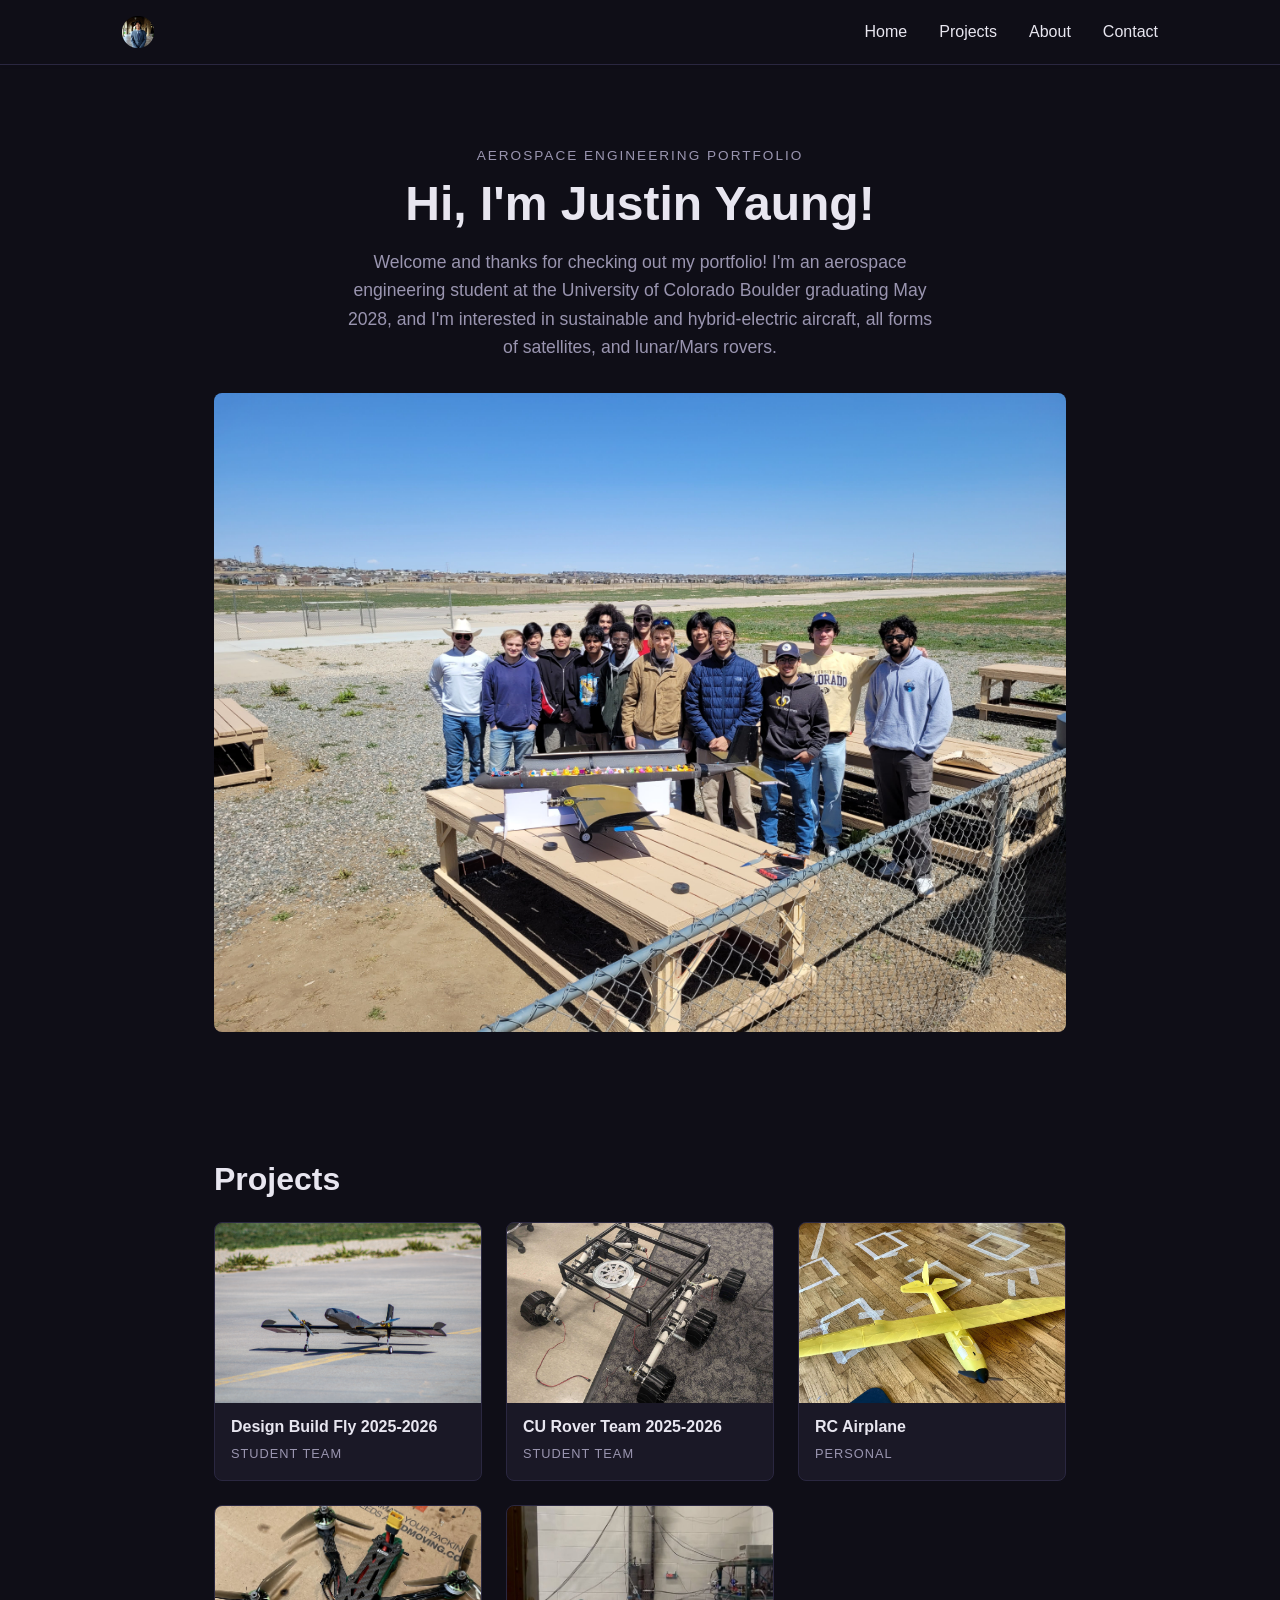
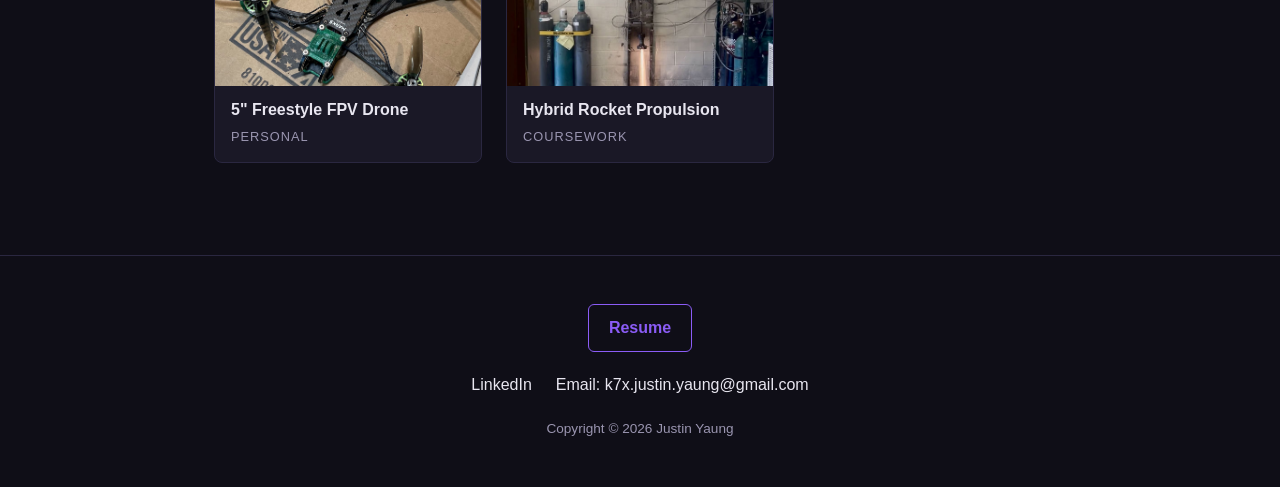
<file: index.html>
<!DOCTYPE html>
<html lang="en">
<head>
<meta charset="UTF-8">
<meta name="viewport" content="width=device-width, initial-scale=1.0">
<title>Justin Yaung — Engineering Portfolio</title>
<link rel="stylesheet" href="style.css">
</head>
<body>

<header class="navbar">
  <div class="nav-inner">
    <a href="#" class="logo"><img src="images/logo.png" alt="Justin Yaung logo"></a>
    <nav>
      <ul class="nav-links">
        <li><a href="#home">Home</a></li>
        <!-- <li><a href="#experience">Experience</a></li> -->
        <li><a href="#projects">Projects</a></li>
        <li><a href="#about">About</a></li>
        <li><a href="#contact">Contact</a></li>
      </ul>
    </nav>
  </div>
</header>

<main>
  <!-- HERO / SUMMARY -->
  <section id="home" class="hero">
    <p class="eyebrow"> Aerospace Engineering Portfolio</p>
    <h1>Hi, I'm Justin Yaung!</h1>
    <p class="summary">
      Welcome and thanks for checking out my portfolio! I'm an aerospace engineering student at the University of Colorado Boulder graduating May 2028, and I'm interested in 
      sustainable and hybrid-electric aircraft, all forms of satellites, and lunar/Mars rovers.
    </p>
    <img class="hero-img" src="images/teamphoto.jpg" alt="Journey timeline graphic">
  </section>


  <!-- STRENGTHS / WEAKNESSES
  <section class="traits">
    <div class="trait-card">
      <h3>Strengths</h3>
      <ul>
        <li>Passionate about hands-on design and fabrication.</li>
        <li>Strong CAD and simulation background.</li>
        <li>Enjoy leading and collaborating on team projects.</li>
      </ul>
    </div>
    <div class="trait-card">
      <h3>Weaknesses</h3>
      <ul>
        <li>Still addicted to the machine shop.</li>
        <li>Perfectionist when it comes to tolerances.</li>
        <li>Can never leave a project "good enough."</li>
      </ul>
    </div>
  </section>
  -->

  <!-- EXPERIENCE
  <section id="experience" class="experience">
    <h2>Experience</h2>

    <div class="logo-strip">
      <img src="https://placehold.co/80x80?text=Logo" alt="Company logo">
      <img src="https://placehold.co/80x80?text=Logo" alt="Company logo">
      <img src="https://placehold.co/80x80?text=Logo" alt="Company logo">
    </div>

    <div class="timeline">

      <div class="timeline-item">
        <div class="timeline-meta">
          <span class="date">Jun – Aug 2026</span>
          <span class="location">City, State</span>
        </div>
        <div class="timeline-content">
          <h3>Company Name — Job Title</h3>
          <p>One or two lines describing your role, responsibilities, and impact.</p>
          <img src="https://placehold.co/600x338?text=Project+Photo" alt="Experience photo">
          <a href="#" class="read-more">Read More →</a>
        </div>
      </div>

      <div class="timeline-item">
        <div class="timeline-meta">
          <span class="date">Jan – May 2026</span>
          <span class="location">City, State</span>
        </div>
        <div class="timeline-content">
          <h3>Company Name — Job Title</h3>
          <p>One or two lines describing your role, responsibilities, and impact.</p>
          <img src="https://placehold.co/600x338?text=Project+Photo" alt="Experience photo">
          <a href="#" class="read-more">Read More →</a>
        </div>
      </div>

      <div class="timeline-item">
        <div class="timeline-meta">
          <span class="date">Sep – Dec 2025</span>
          <span class="location">City, State</span>
        </div>
        <div class="timeline-content">
          <h3>Company Name — Job Title</h3>
          <p>One or two lines describing your role, responsibilities, and impact.</p>
          <img src="https://placehold.co/600x338?text=Project+Photo" alt="Experience photo">
          <a href="#" class="read-more">Read More →</a>
        </div>
      </div>

    </div>
  </section>
  -->


  <!-- PROJECTS -->
  <section id="projects" class="projects">
    <h2>Projects</h2>
    <div class="project-grid">

      <a href="projects/dbf2526.html" class="project-card">
        <img src="images/dbfhero.jpg" alt="Project thumbnail">
        <div class="project-info">
          <h4>Design Build Fly 2025-2026</h4>
          <span class="tag">Student Team</span>
        </div>
      </a>

      <a href="projects/rover2526.html" class="project-card">
        <img src="images/rover.jpg" alt="Project thumbnail">
        <div class="project-info">
          <h4>CU Rover Team 2025-2026</h4>
          <span class="tag">Student Team</span>
        </div>
      </a>

      <a href="projects/gowolf.html" class="project-card">
        <img src="images/gowolf_full_plane.jpg" alt="Project thumbnail">
        <div class="project-info">
          <h4>RC Airplane</h4>
          <span class="tag">Personal</span>
        </div>
      </a>

      <a href="projects/drone.html" class="project-card">
        <img src="images/dronefull.jpg" alt="Project thumbnail">
        <div class="project-info">
          <h4>5" Freestyle FPV Drone</h4>
          <span class="tag">Personal</span>
        </div>
      </a>

      <a href="projects/hybridrocket.html" class="project-card">
        <img src="images/hotfire.jpg" alt="Project thumbnail">
        <div class="project-info">
          <h4>Hybrid Rocket Propulsion</h4>
          <span class="tag">Coursework</span>
        </div>
      </a>

    </div>
  </section>


<!-- CONTACT / FOOTER -->
<footer id="contact" class="footer">
  <a href="resume.pdf" class="btn-outline" target="_blank">Resume</a>
  <div class="footer-links">
    <a href="https://linkedin.com/in/justin-yaung" target="_blank">LinkedIn</a>
    <a href="mailto:k7x.justin.yaung@gmail.com">Email: k7x.justin.yaung@gmail.com</a>
  </div>
  <p class="copyright">Copyright © 2026 Justin Yaung</p>
</footer>

</body>
</html>
</file>
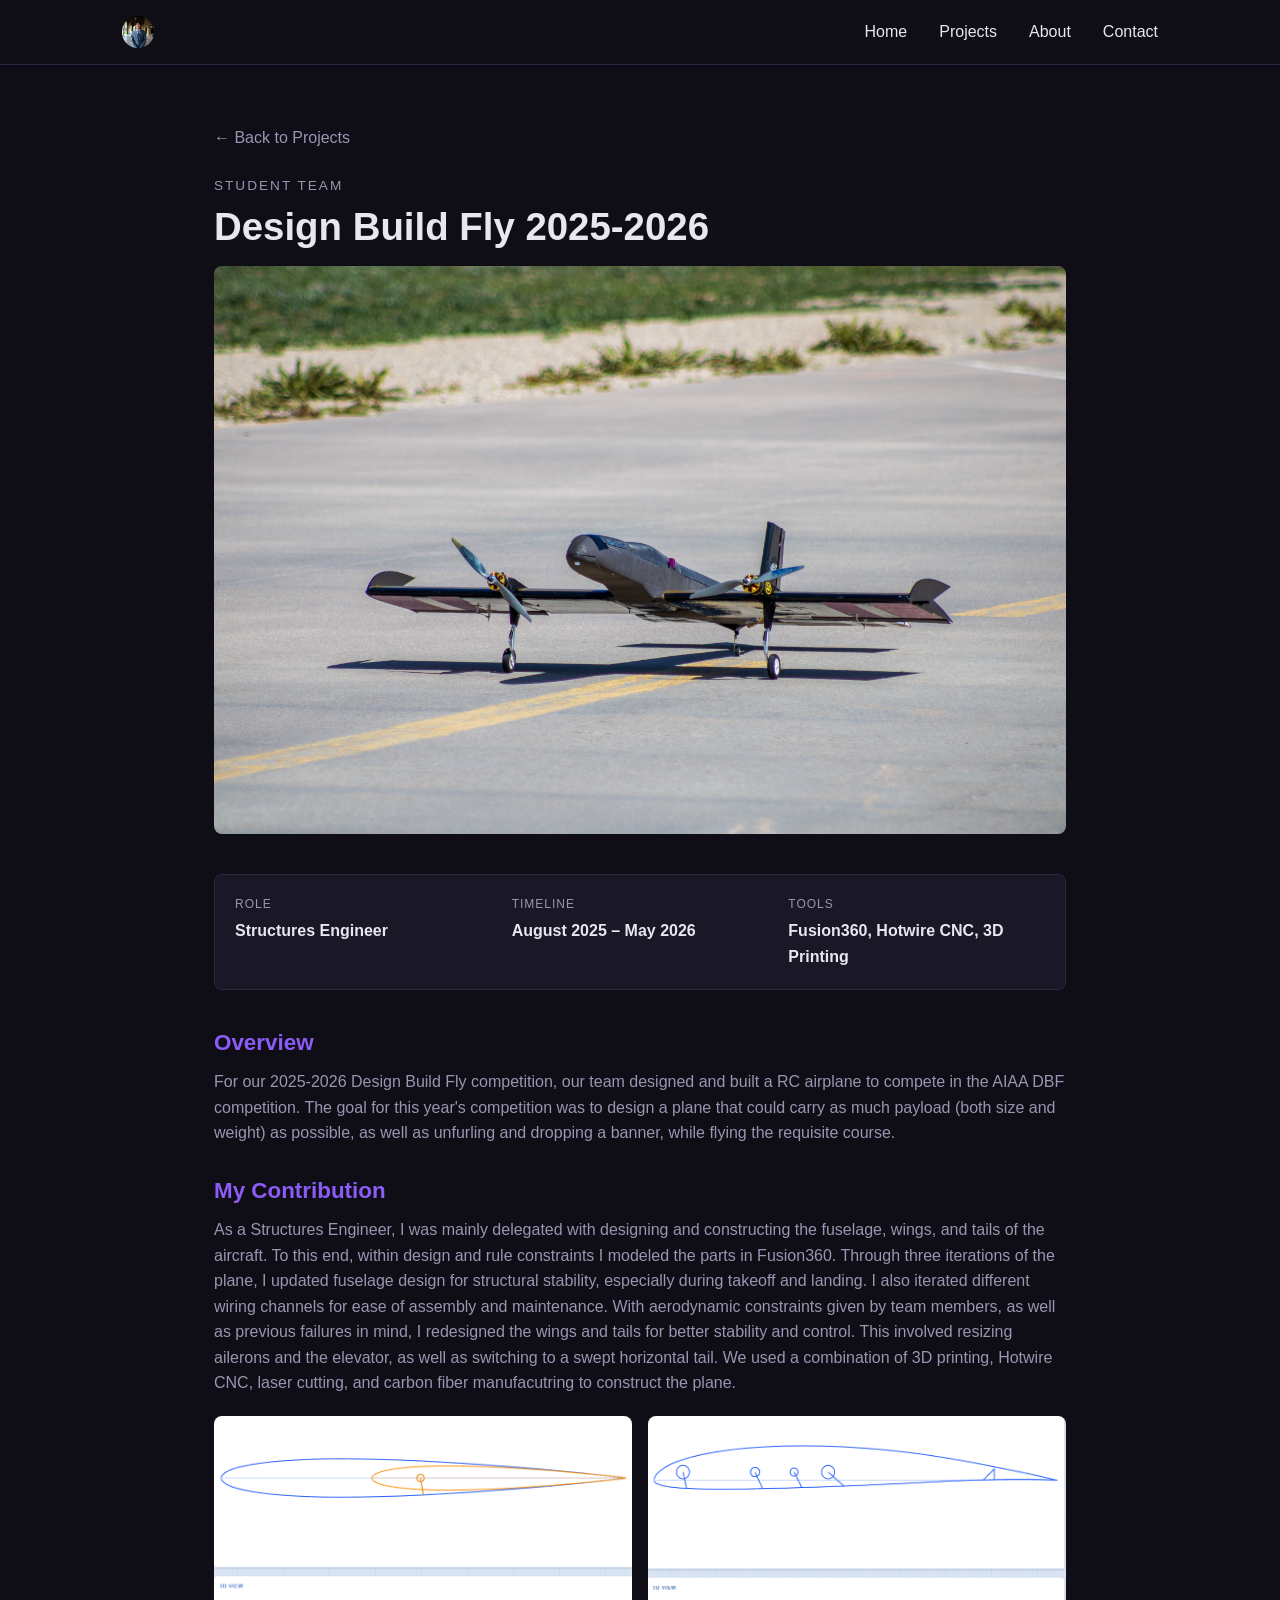
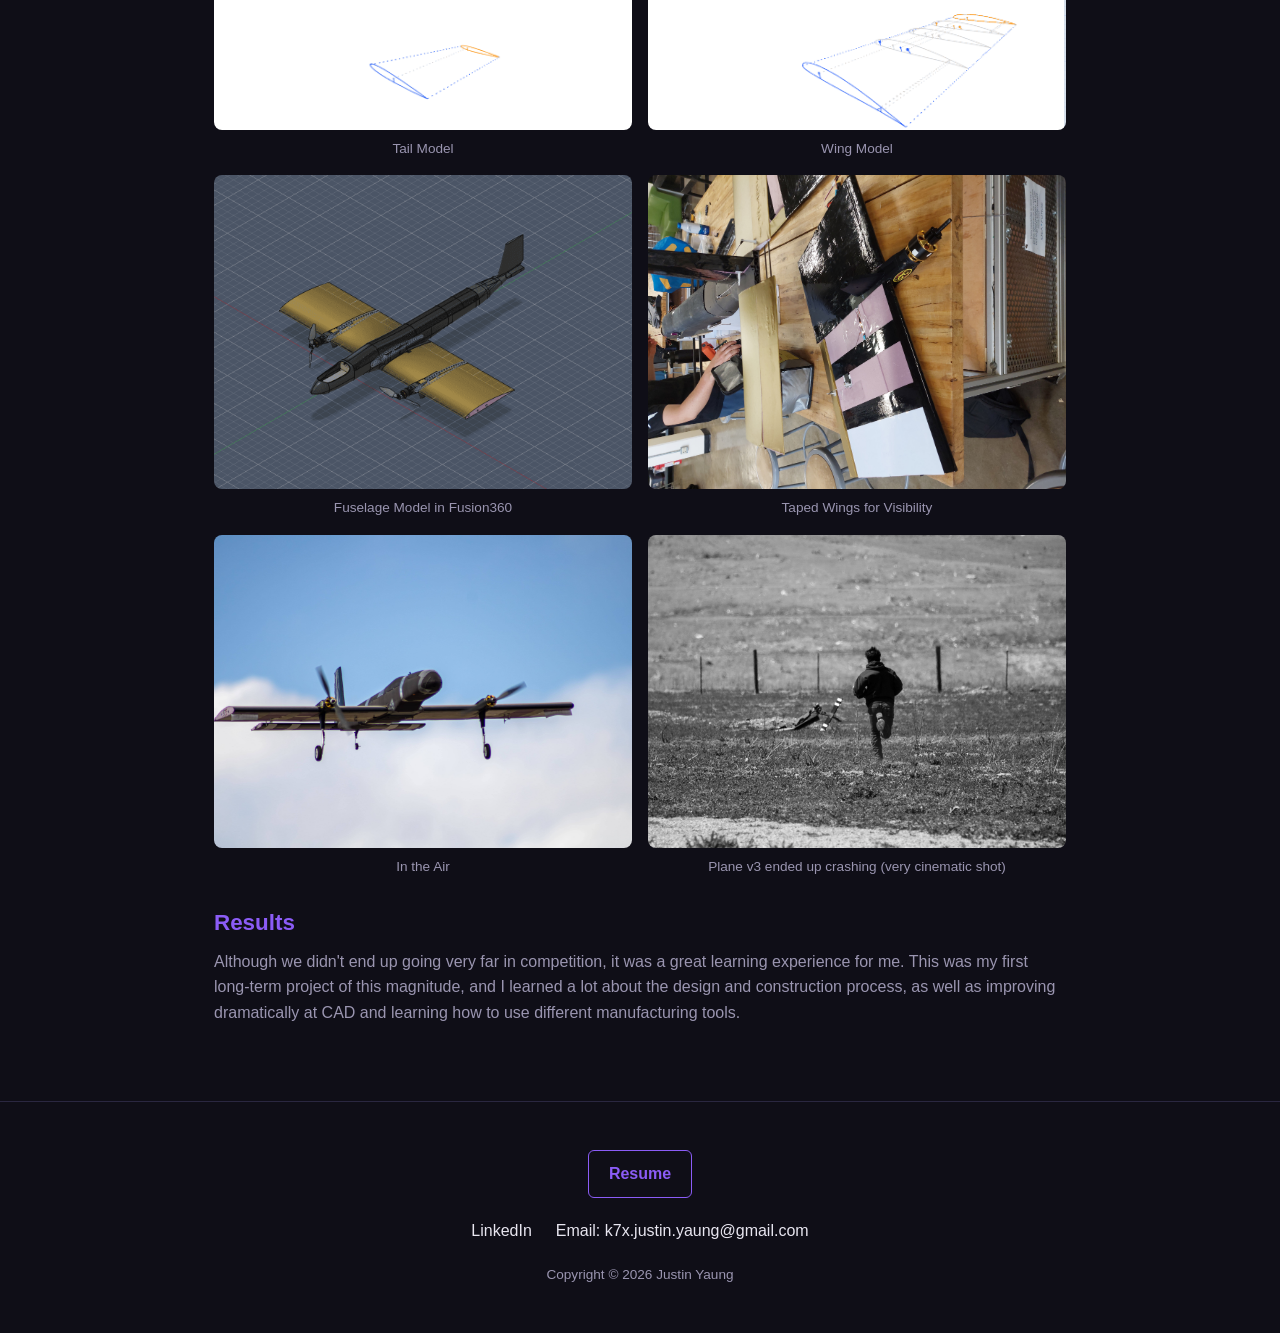
<file: projects/dbf2526.html>
<!DOCTYPE html>
<html lang="en">
<head>
<meta charset="UTF-8">
<meta name="viewport" content="width=device-width, initial-scale=1.0">
<title>Project Title — Justin Yaung</title>
<link rel="stylesheet" href="../style.css">
</head>
<body>

<header class="navbar">
  <div class="nav-inner">
    <a href="../index.html" class="logo"><img src="../images/logo.png" alt="Justin Yaung logo"></a>
    <nav>
      <ul class="nav-links">
        <li><a href="../index.html#home">Home</a></li>
        <li><a href="../index.html#projects">Projects</a></li>
        <li><a href="../index.html#about">About</a></li>
        <li><a href="../index.html#contact">Contact</a></li>
      </ul>
    </nav>
  </div>
</header>

<main>
  <section class="project-detail">
    <a href="../index.html#projects" class="back-link">← Back to Projects</a>

    <p class="eyebrow">Student Team</p>
    <h1>Design Build Fly 2025-2026</h1>

    <img class="project-hero-img" src="../images/dbfhero.jpg" alt="Project hero image">

    <div class="project-meta-row">
      <div>
        <span class="meta-label">Role</span>
        <p>Structures Engineer</p>
      </div>
      <div>
        <span class="meta-label">Timeline</span>
        <p>August 2025 – May 2026</p>
      </div>
      <div>
        <span class="meta-label">Tools</span>
        <p>Fusion360, Hotwire CNC, 3D Printing</p>
      </div>
    </div>

    <div class="project-body">
      <h2>Overview</h2>
      <p>
        For our 2025-2026 Design Build Fly competition, our team designed and built a RC airplane to compete in the AIAA DBF competition.
        The goal for this year's competition was to design a plane that could carry as much payload (both size and weight) as possible, as well as unfurling and dropping a banner,
        while flying the requisite course.
      </p>

      <h2>My Contribution</h2>
      <p>
        As a Structures Engineer, I was mainly delegated with designing and constructing the fuselage, wings, and tails of the aircraft. To this end, within design and rule constraints
        I modeled the parts in Fusion360. Through three iterations of the plane, I updated fuselage design for structural stability, especially during takeoff and landing. I also 
        iterated different wiring channels for ease of assembly and maintenance. With aerodynamic constraints given by team members, as well as previous failures in mind, I redesigned
        the wings and tails for better stability and control. This involved resizing ailerons and the elevator, as well as switching to a swept horizontal tail. We used a combination of
        3D printing, Hotwire CNC, laser cutting, and carbon fiber manufacutring to construct the plane. 
      </p>

      <div class="project-gallery">
        <figure>
          <img src="../images/tailmodel.png" alt="Project photo 1">
          <figcaption> Tail Model </figcaption>
        </figure>
        <figure>
          <img src="../images/wingmodel.png" alt="Project photo 2">
          <figcaption> Wing Model </figcaption>
        </figure>
        <figure>
          <img src="../images/dbf_full_assembly.png" alt="Project photo 3">
          <figcaption> Fuselage Model in Fusion360</figcaption>
        </figure>
        <figure>
          <img src="../images/tapedwings.jpg" alt="Project photo 3">
          <figcaption> Taped Wings for Visibility </figcaption>
        </figure>
        <figure>
          <img src="../images/intheair.jpg" alt="Project photo 3">
          <figcaption> In the Air</figcaption>
        </figure>
        <figure>
          <img src="../images/crashedplane.jpg" alt="Project photo 3">
          <figcaption> Plane v3 ended up crashing (very cinematic shot) </figcaption>
        </figure>

      </div>

      <h2>Results</h2>
      <p>
        Although we didn't end up going very far in competition, it was a great learning experience for me. This was my first long-term project of this magnitude, and I learned
        a lot about the design and construction process, as well as improving dramatically at CAD and learning how to use different manufacturing tools.
      </p>
    </div>
  </section>
</main>

<footer id="contact" class="footer">
  <a href="../resume.pdf" class="btn-outline" target="_blank">Resume</a>
  <div class="footer-links">
    <a href="https://linkedin.com/in/justin-yaung" target="_blank">LinkedIn</a>
    <a href="mailto:k7x.justin.yaung@gmail.com">Email: k7x.justin.yaung@gmail.com</a>
  </div>
  <p class="copyright">Copyright © 2026 Justin Yaung</p>
</footer>

</body>
</html>
</file>
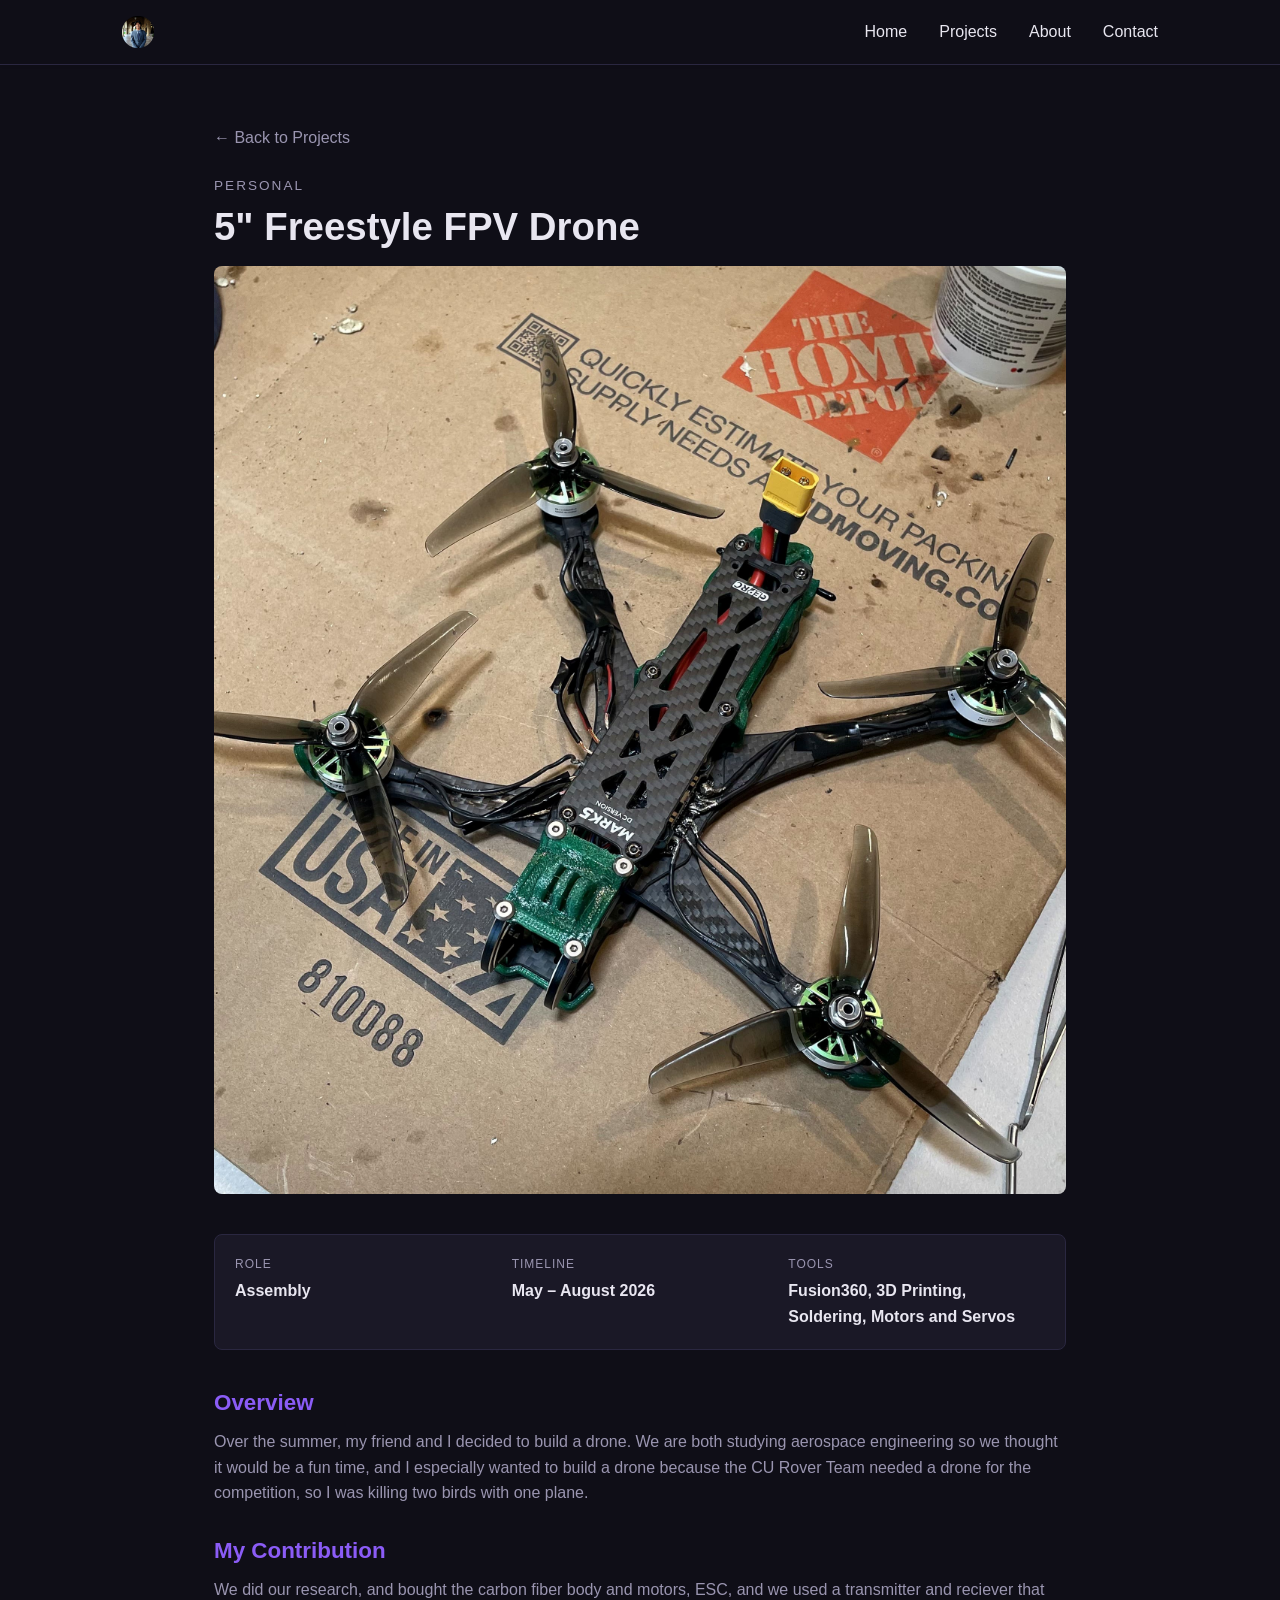
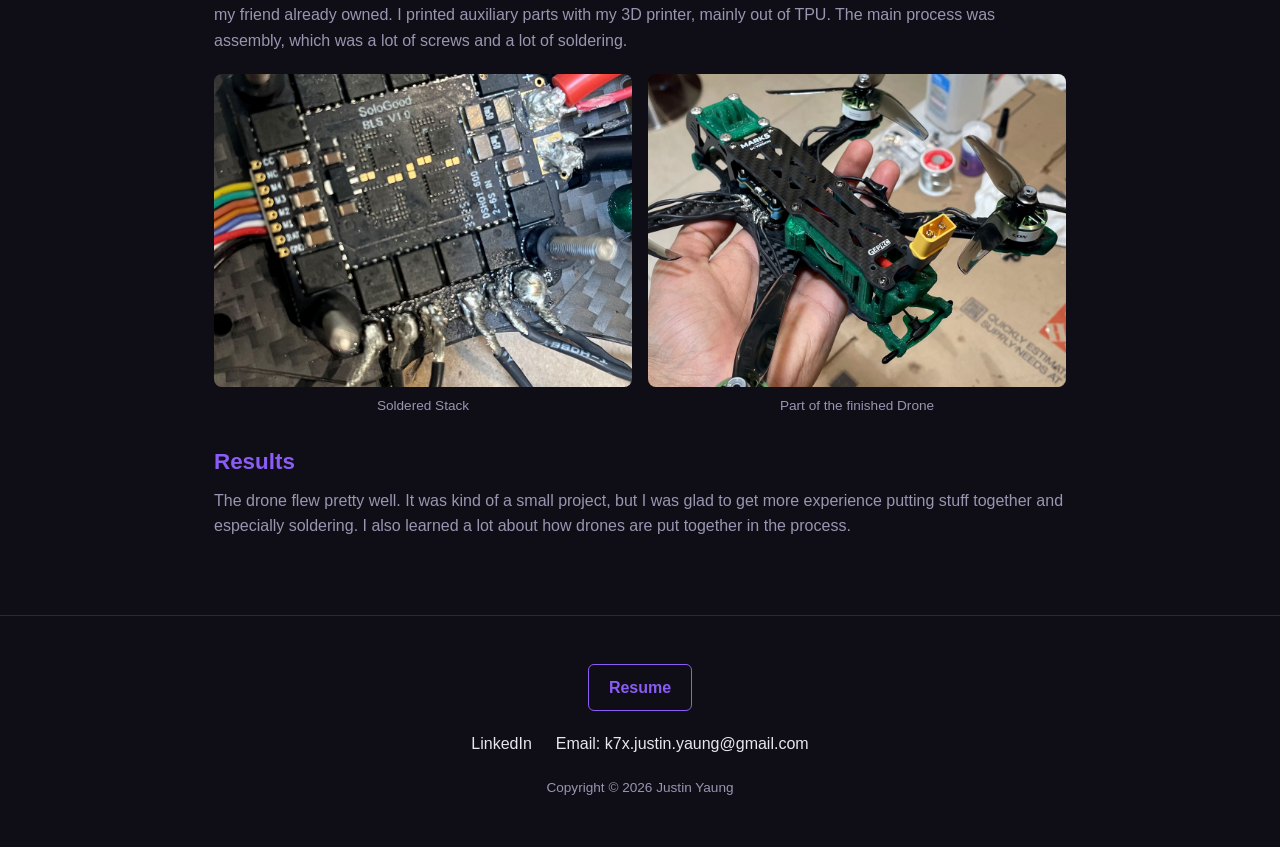
<file: projects/drone.html>
<!DOCTYPE html>
<html lang="en">
<head>
<meta charset="UTF-8">
<meta name="viewport" content="width=device-width, initial-scale=1.0">
<title>Project Title — Justin Yaung</title>
<link rel="stylesheet" href="../style.css">
</head>
<body>

<header class="navbar">
  <div class="nav-inner">
    <a href="../index.html" class="logo"><img src="../images/logo.png" alt="Justin Yaung logo"></a>
    <nav>
      <ul class="nav-links">
        <li><a href="../index.html#home">Home</a></li>
        <li><a href="../index.html#projects">Projects</a></li>
        <li><a href="../index.html#about">About</a></li>
        <li><a href="../index.html#contact">Contact</a></li>
      </ul>
    </nav>
  </div>
</header>

<main>
  <section class="project-detail">
    <a href="../index.html#projects" class="back-link">← Back to Projects</a>

    <p class="eyebrow">Personal</p>
    <h1>5" Freestyle FPV Drone</h1>

    <img class="project-hero-img" src="../images/dronefull.jpg" alt="Project hero image">

    <div class="project-meta-row">
      <div>
        <span class="meta-label">Role</span>
        <p>Assembly</p>
      </div>
      <div>
        <span class="meta-label">Timeline</span>
        <p>May – August 2026</p>
      </div>
      <div>
        <span class="meta-label">Tools</span>
        <p>Fusion360, 3D Printing, Soldering, Motors and Servos</p>
      </div>
    </div>

    <div class="project-body">
      <h2>Overview</h2>
      <p>
        Over the summer, my friend and I decided to build a drone. We are both studying aerospace engineering so we thought it would be a fun time, and I especially wanted
        to build a drone because the CU Rover Team needed a drone for the competition, so I was killing two birds with one plane. 
      </p>

      <h2>My Contribution</h2>
      <p>
        We did our research, and bought the carbon fiber body and motors, ESC, and we used a transmitter and reciever that my friend already owned.
        I printed auxiliary parts with my 3D printer, mainly out of TPU. The main process was assembly, which was a lot of screws and a lot of soldering.
      </p>

      <div class="project-gallery">
        <figure>
          <img src="../images/dronestack.jpg" alt="Project photo 1">
          <figcaption> Soldered Stack </figcaption>
        </figure>
        <figure>
          <img src="../images/dronesome.jpg" alt="Project photo 2">
          <figcaption> Part of the finished Drone </figcaption>
        </figure>
      </div>

      <h2>Results</h2>
      <p>
        The drone flew pretty well. It was kind of a small project, but I was glad to get more experience putting stuff together and especially soldering. I also 
        learned a lot about how drones are put together in the process. 
      </p>
    </div>
  </section>
</main>

<footer id="contact" class="footer">
  <a href="../resume.pdf" class="btn-outline" target="_blank">Resume</a>
  <div class="footer-links">
    <a href="https://linkedin.com/in/justin-yaung" target="_blank">LinkedIn</a>
    <a href="mailto:k7x.justin.yaung@gmail.com">Email: k7x.justin.yaung@gmail.com</a>
  </div>
  <p class="copyright">Copyright © 2026 Justin Yaung</p>
</footer>

</body>
</html>
</file>
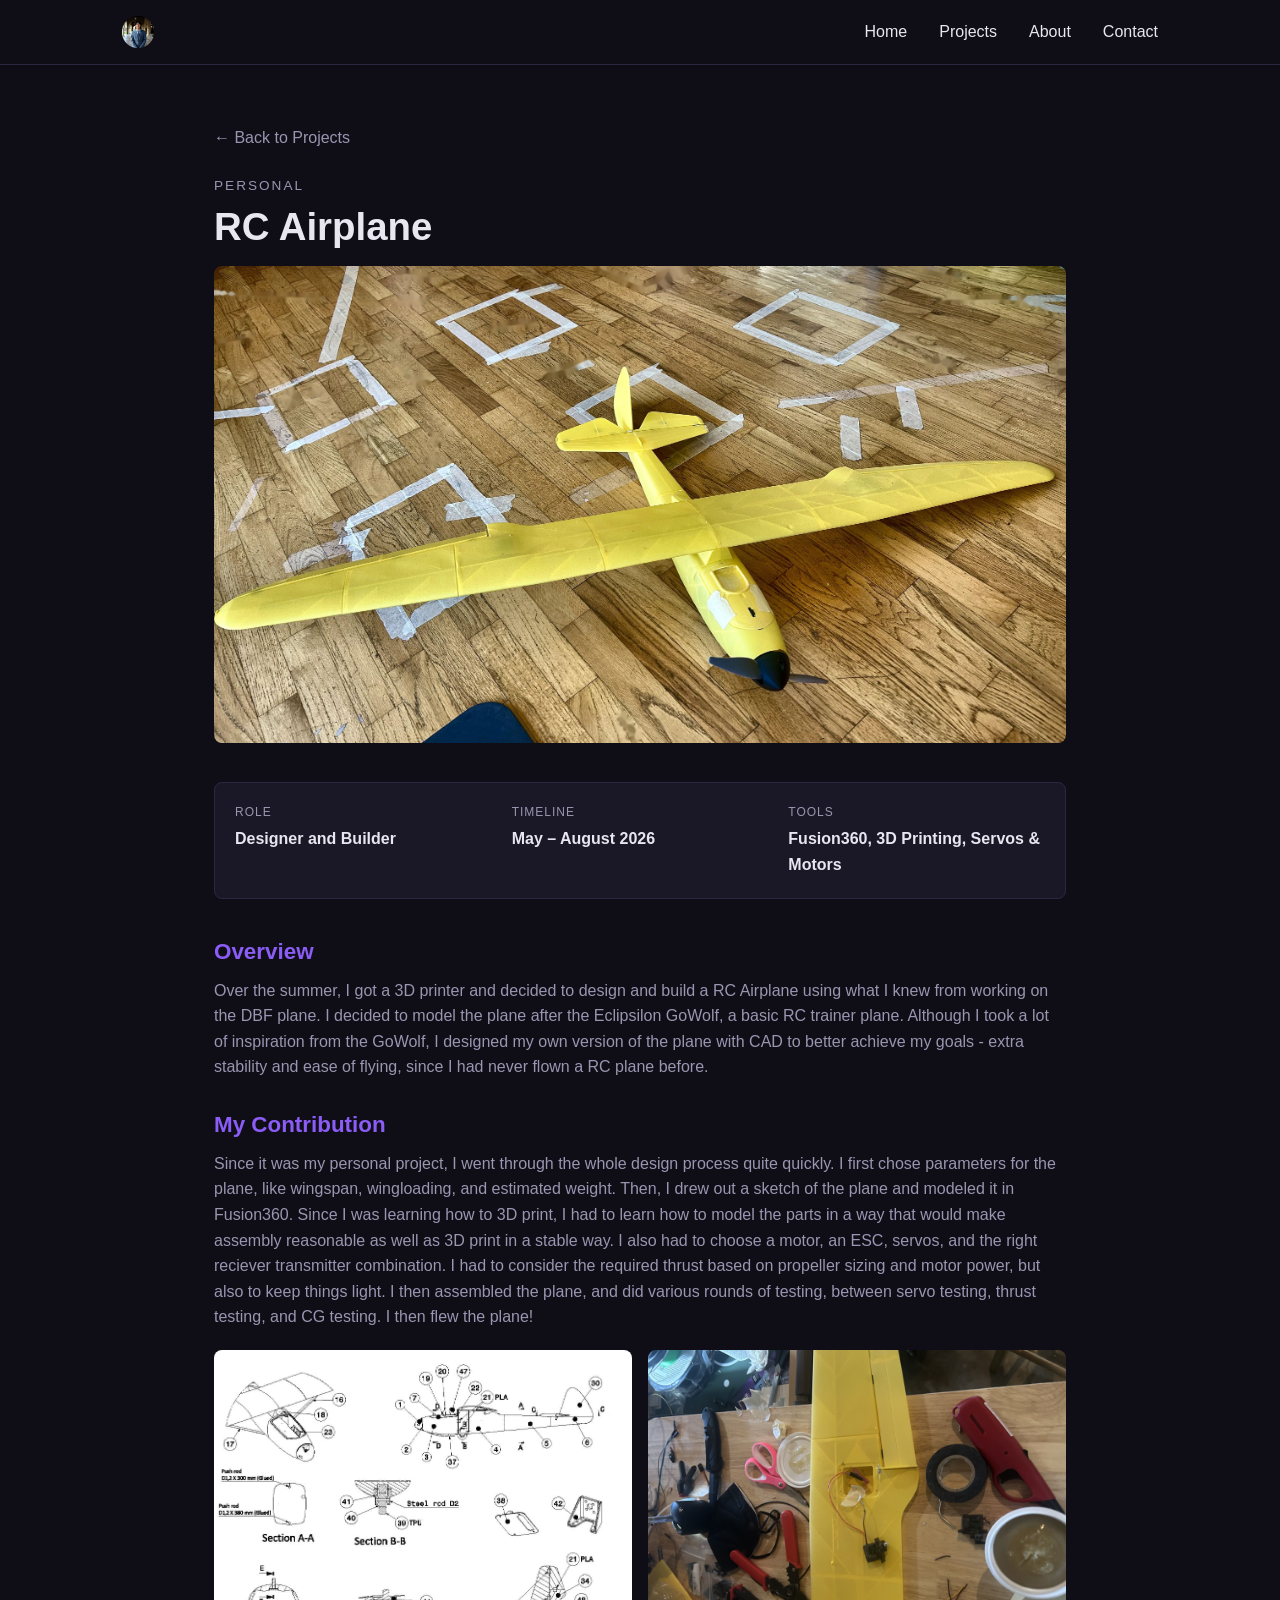
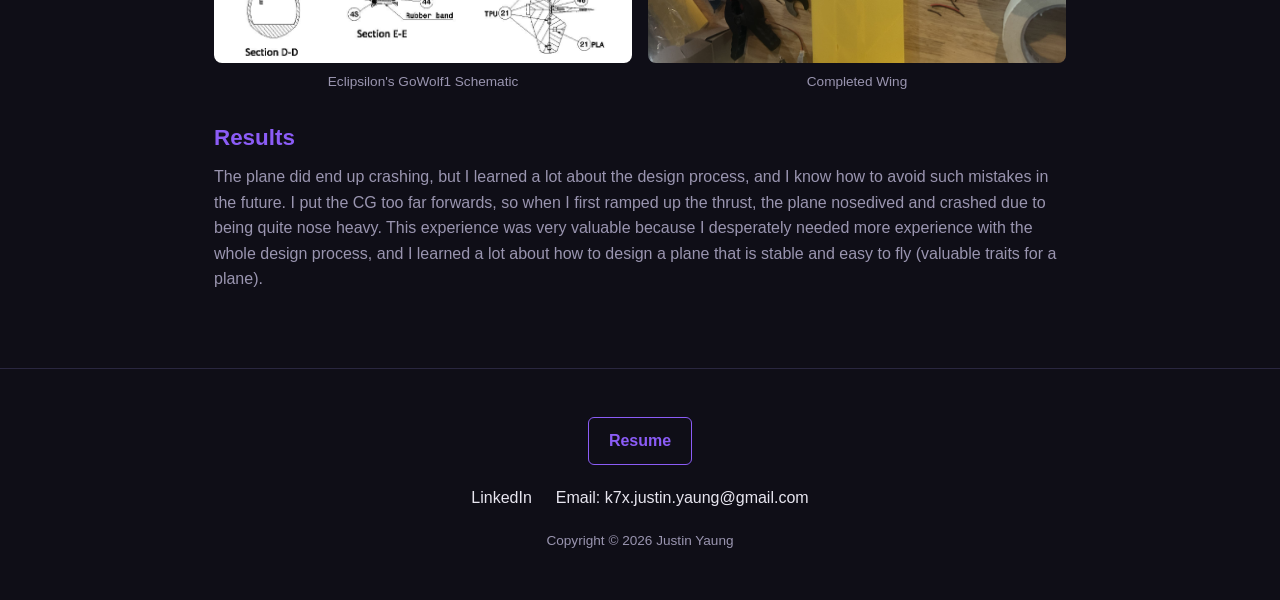
<file: projects/gowolf.html>
<!DOCTYPE html>
<html lang="en">
<head>
<meta charset="UTF-8">
<meta name="viewport" content="width=device-width, initial-scale=1.0">
<title>Project Title — Justin Yaung</title>
<link rel="stylesheet" href="../style.css">
</head>
<body>

<header class="navbar">
  <div class="nav-inner">
    <a href="../index.html" class="logo"><img src="../images/logo.png" alt="Justin Yaung logo"></a>
    <nav>
      <ul class="nav-links">
        <li><a href="../index.html#home">Home</a></li>
        <li><a href="../index.html#projects">Projects</a></li>
        <li><a href="../index.html#about">About</a></li>
        <li><a href="../index.html#contact">Contact</a></li>
      </ul>
    </nav>
  </div>
</header>

<main>
  <section class="project-detail">
    <a href="../index.html#projects" class="back-link">← Back to Projects</a>

    <p class="eyebrow">Personal</p>
    <h1>RC Airplane</h1>

    <img class="project-hero-img" src="../images/gowolf_full_plane.jpg" alt="Project hero image">

    <div class="project-meta-row">
      <div>
        <span class="meta-label">Role</span>
        <p>Designer and Builder</p>
      </div>
      <div> 
        <span class="meta-label">Timeline</span>
        <p>May – August 2026</p>
      </div>
      <div>
        <span class="meta-label">Tools</span>
        <p>Fusion360, 3D Printing, Servos & Motors</p>
      </div>
    </div>

    <div class="project-body">
      <h2>Overview</h2>
      <p>
        Over the summer, I got a 3D printer and decided to design and build a RC Airplane using what I knew from working on the DBF plane. I decided to model the plane
        after the Eclipsilon GoWolf, a basic RC trainer plane. Although I took a lot of inspiration from the GoWolf, I designed my own version of the plane
        with CAD to better achieve my goals - extra stability and ease of flying, since I had never flown a RC plane before.
      </p>

      <h2>My Contribution</h2>
      <p>
        Since it was my personal project, I went through the whole design process quite quickly. I first chose parameters for the plane, like wingspan, wingloading, and estimated weight.
        Then, I drew out a sketch of the plane and modeled it in Fusion360. Since I was learning how to 3D print, I had to learn how to model the parts in a way that would 
        make assembly reasonable as well as 3D print in a stable way. I also had to choose a motor, an ESC, servos, and the right reciever transmitter combination. I had to consider
        the required thrust based on propeller sizing and motor power, but also to keep things light. I then assembled the plane, and did various rounds of testing, between servo testing,
        thrust testing, and CG testing. I then flew the plane! 
      </p>

      <div class="project-gallery">
        <figure>
          <img src="../images/gowolf_model.png" alt="Project photo 1">
          <figcaption> Eclipsilon's GoWolf1 Schematic </figcaption>
        </figure>
        <figure>
          <img src="../images/gowolf_wing.jpeg" alt="Project photo 2">
          <figcaption> Completed Wing </figcaption>
        </figure>
      </div>

      <h2>Results</h2>
      <p>
        The plane did end up crashing, but I learned a lot about the design process, and I know how to avoid such mistakes in the future. I put the CG too far forwards, so when I first
        ramped up the thrust, the plane nosedived and crashed due to being quite nose heavy. This experience was very valuable because I desperately needed more experience with
        the whole design process, and I learned a lot about how to design a plane that is stable and easy to fly (valuable traits for a plane). 
      </p>
    </div>
  </section>
</main>

<footer id="contact" class="footer">
  <a href="../resume.pdf" class="btn-outline" target="_blank">Resume</a>
  <div class="footer-links">
    <a href="https://linkedin.com/in/justin-yaung" target="_blank">LinkedIn</a>
    <a href="mailto:k7x.justin.yaung@gmail.com">Email: k7x.justin.yaung@gmail.com</a>
  </div>
  <p class="copyright">Copyright © 2026 Justin Yaung</p>
</footer>

</body>
</html>
</file>
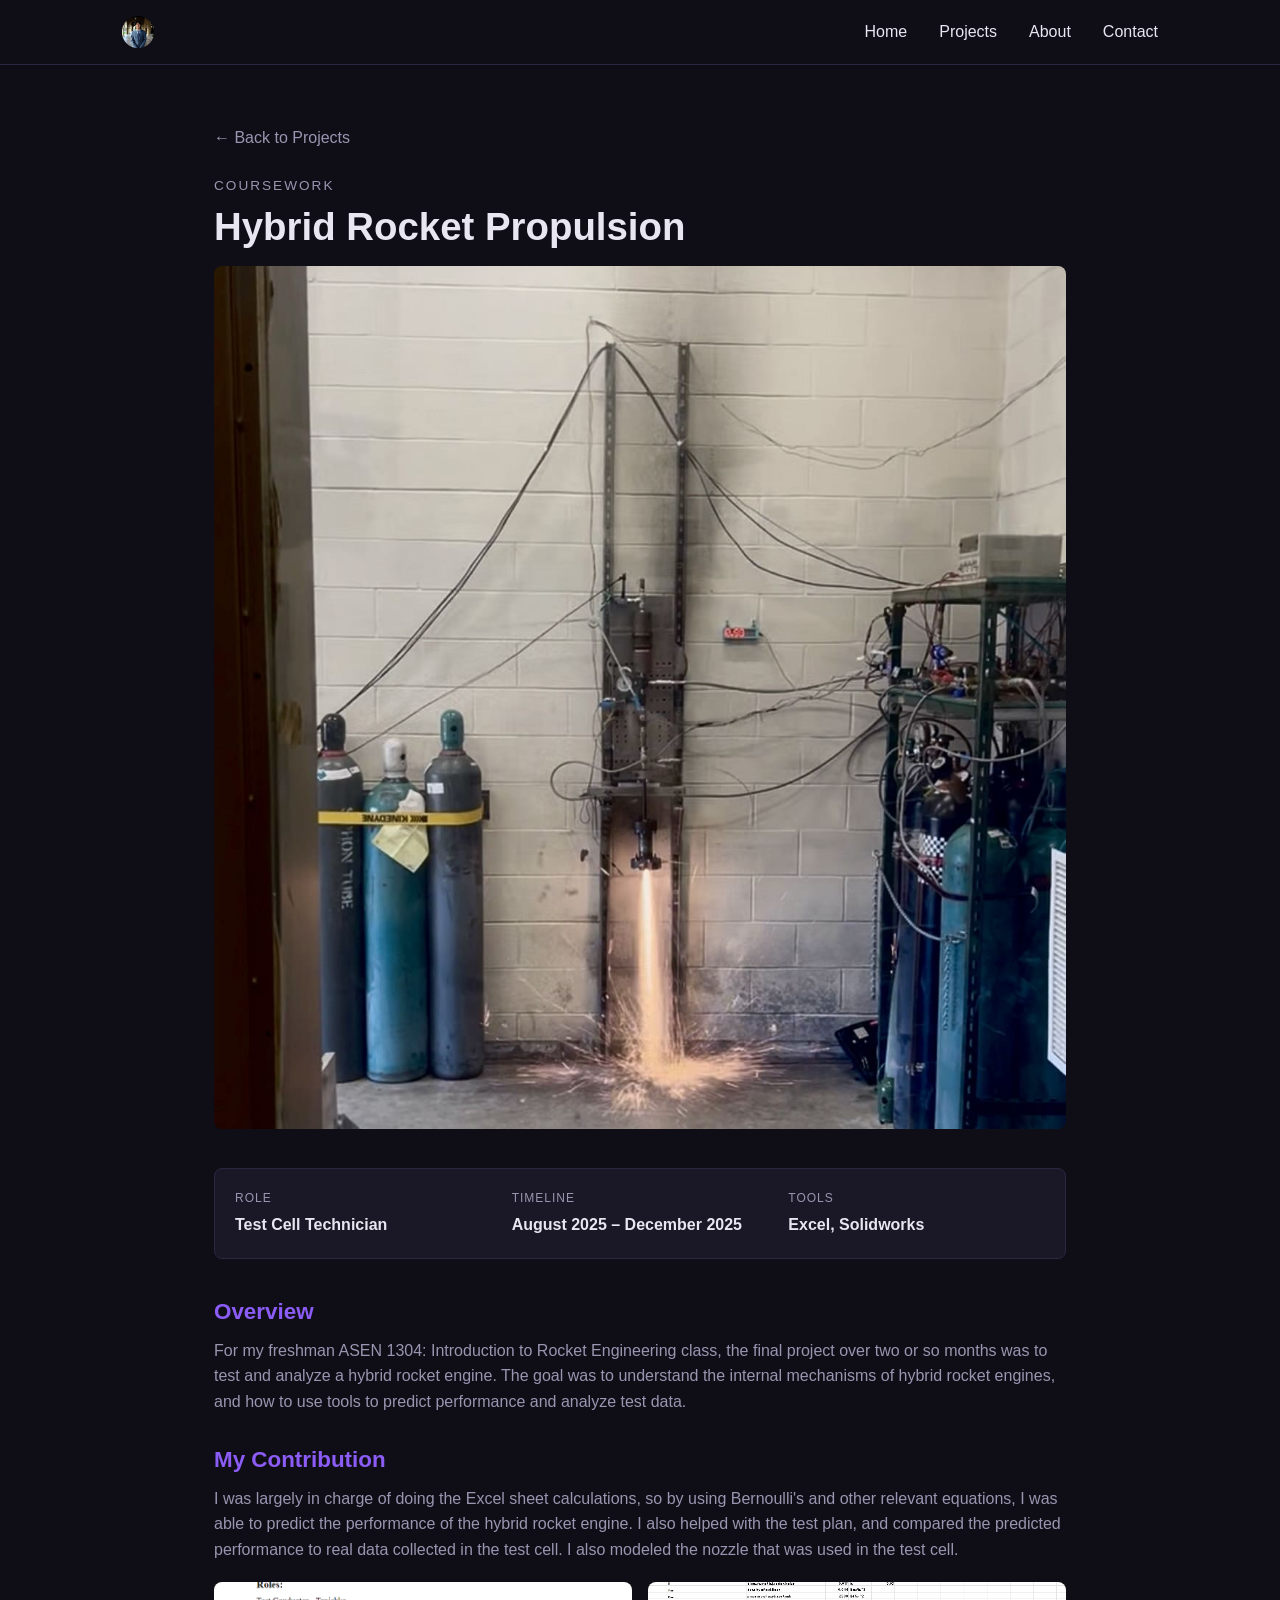
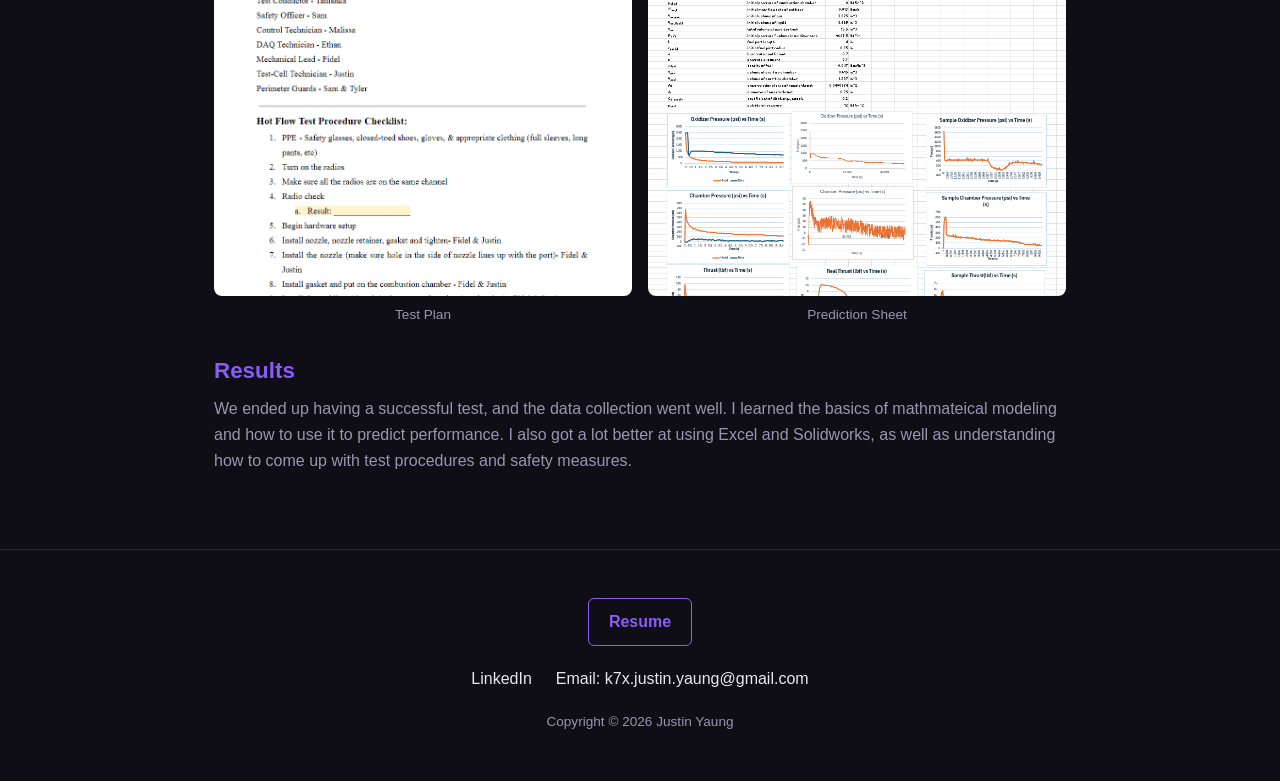
<file: projects/hybridrocket.html>
<!DOCTYPE html>
<html lang="en">
<head>
<meta charset="UTF-8">
<meta name="viewport" content="width=device-width, initial-scale=1.0">
<title>Project Title — Justin Yaung</title>
<link rel="stylesheet" href="../style.css">
</head>
<body>

<header class="navbar">
  <div class="nav-inner">
    <a href="../index.html" class="logo"><img src="../images/logo.png" alt="Justin Yaung logo"></a>
    <nav>
      <ul class="nav-links">
        <li><a href="../index.html#home">Home</a></li>
        <li><a href="../index.html#projects">Projects</a></li>
        <li><a href="../index.html#about">About</a></li>
        <li><a href="../index.html#contact">Contact</a></li>
      </ul>
    </nav>
  </div>
</header>

<main>
  <section class="project-detail">
    <a href="../index.html#projects" class="back-link">← Back to Projects</a>

    <p class="eyebrow">Coursework</p>
    <h1>Hybrid Rocket Propulsion</h1>

    <img class="project-hero-img" src="../images/hotfire.jpg" alt="Project hero image">

    <div class="project-meta-row">
      <div>
        <span class="meta-label">Role</span>
        <p>Test Cell Technician</p>
      </div>
      <div>
        <span class="meta-label">Timeline</span>
        <p>August 2025 – December 2025</p>
      </div>
      <div>
        <span class="meta-label">Tools</span>
        <p>Excel, Solidworks</p>
      </div>
    </div>

    <div class="project-body">
      <h2>Overview</h2>
      <p>
        For my freshman ASEN 1304: Introduction to Rocket Engineering class, the final project over two or so months was to test and analyze a hybrid rocket engine. The goal
        was to understand the internal mechanisms of hybrid rocket engines, and how to use tools to predict performance and analyze test data.
      </p>

      <h2>My Contribution</h2>
      <p>
        I was largely in charge of doing the Excel sheet calculations, so by using Bernoulli's and other relevant equations, I was able to predict the performance
        of the hybrid rocket engine. I also helped with the test plan, and compared the predicted performance to real data collected in the test cell. I also modeled the nozzle
        that was used in the test cell.
      </p>

      <div class="project-gallery">
        <figure>
          <img src="../images/hotfiretestplan.png" alt="Project photo 1">
          <figcaption> Test Plan </figcaption>
        </figure>
        <figure>
          <img src="../images/hybridsheet.png" alt="Project photo 2">
          <figcaption> Prediction Sheet </figcaption>
        </figure>
      </div>

      <h2>Results</h2>
      <p>
        We ended up having a successful test, and the data collection went well. I learned the basics of mathmateical modeling and how to use it to predict performance. 
        I also got a lot better at using Excel and Solidworks, as well as understanding how to come up with test procedures and safety measures. 
      </p>
    </div>
  </section>
</main>

<footer id="contact" class="footer">
  <a href="../resume.pdf" class="btn-outline" target="_blank">Resume</a>
  <div class="footer-links">
    <a href="https://linkedin.com/in/justin-yaung" target="_blank">LinkedIn</a>
    <a href="mailto:k7x.justin.yaung@gmail.com">Email: k7x.justin.yaung@gmail.com</a>
  </div>
  <p class="copyright">Copyright © 2026 Justin Yaung</p>
</footer>

</body>
</html>
</file>
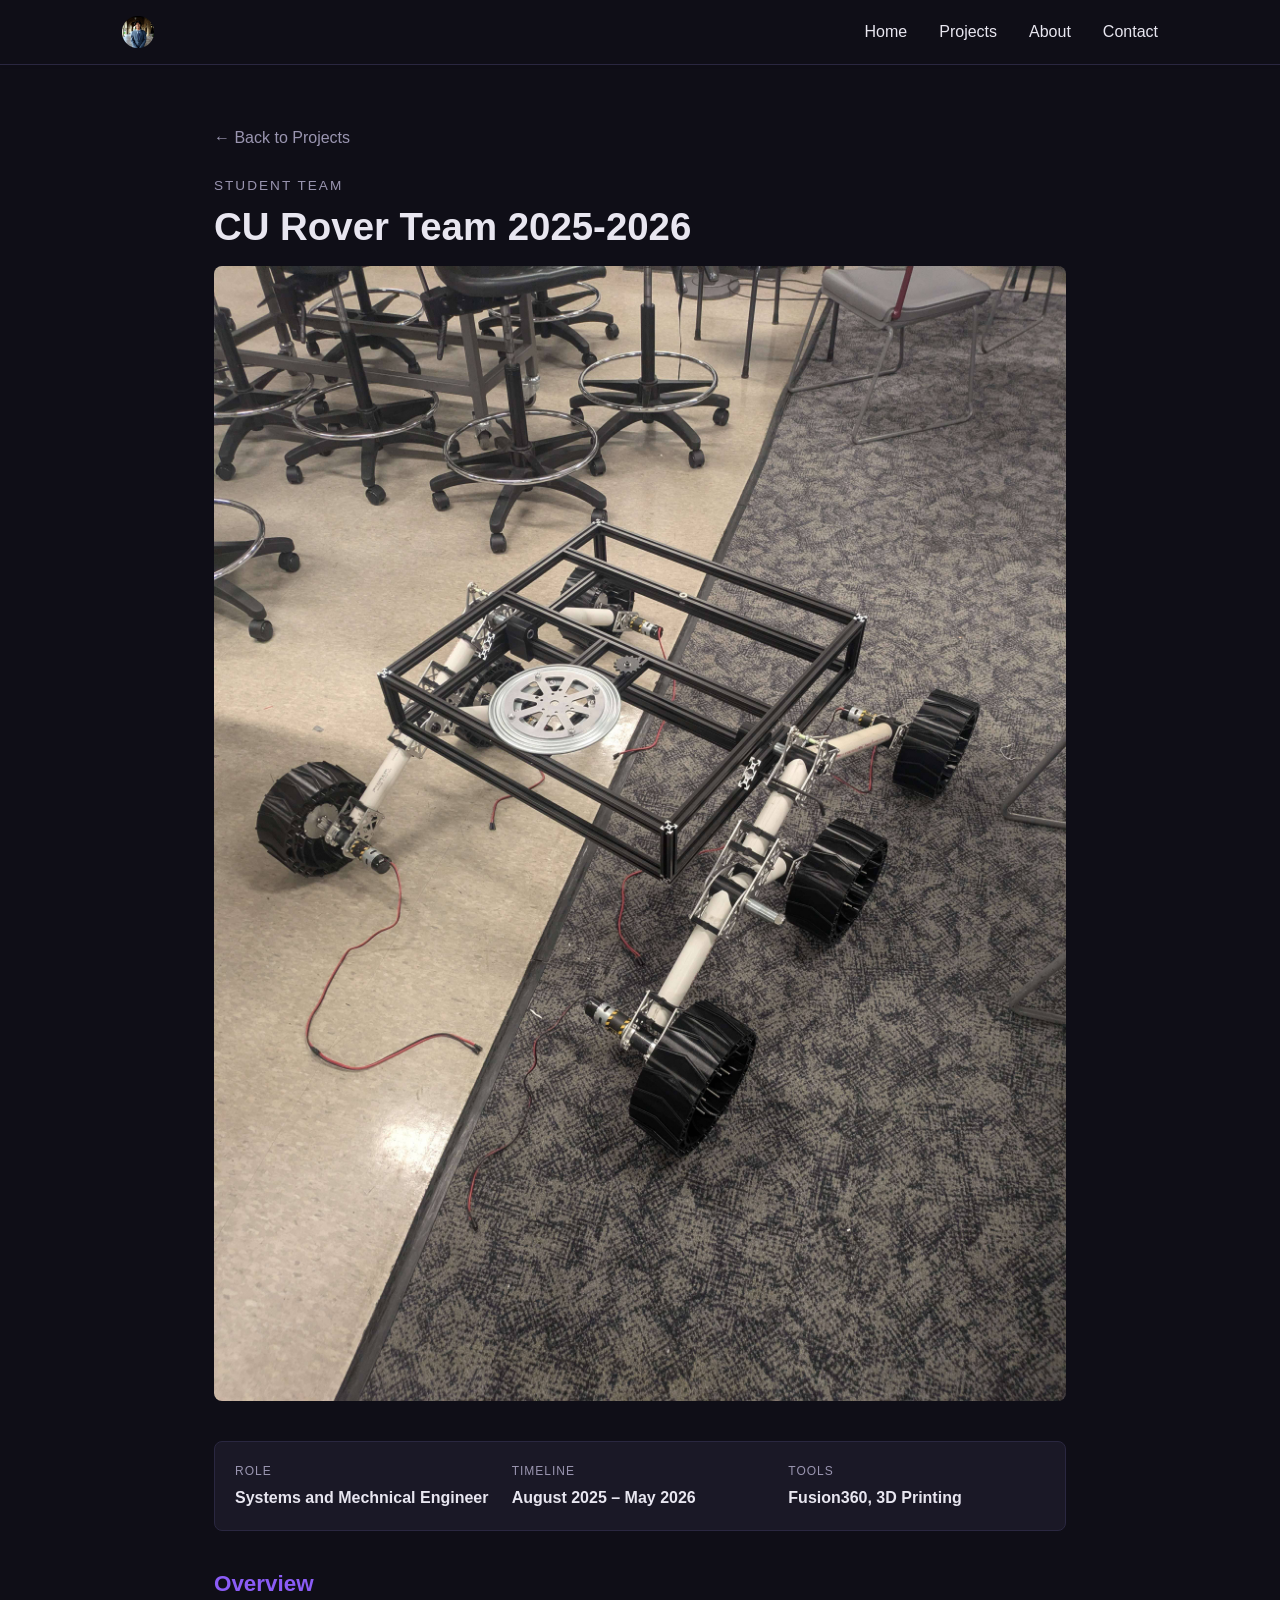
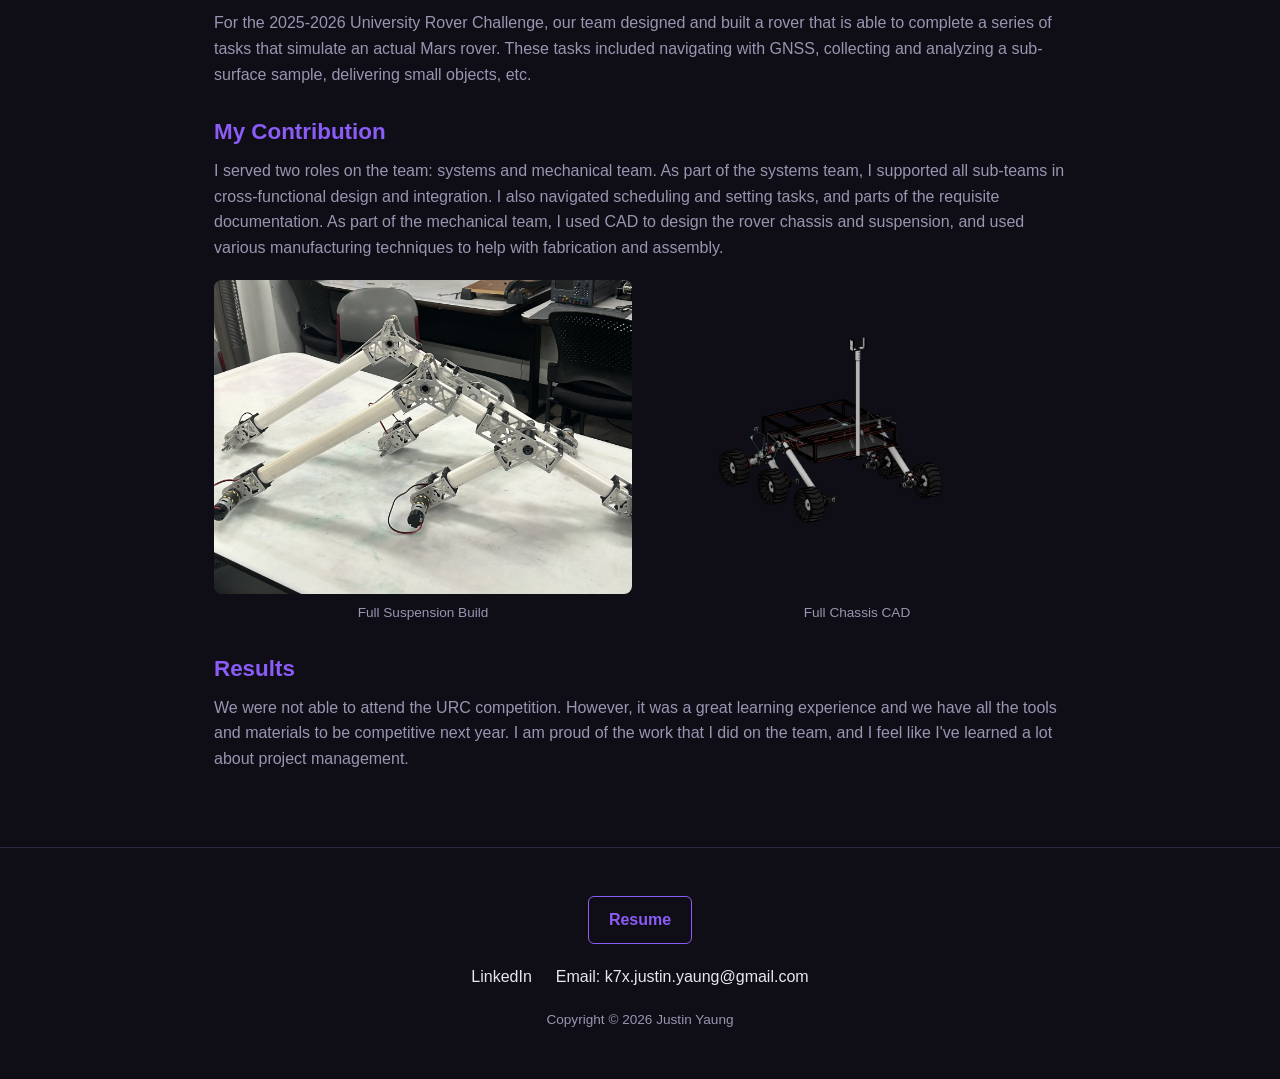
<file: projects/rover2526.html>
<!DOCTYPE html>
<html lang="en">
<head>
<meta charset="UTF-8">
<meta name="viewport" content="width=device-width, initial-scale=1.0">
<title>Project Title — Justin Yaung</title>
<link rel="stylesheet" href="../style.css">
</head>
<body>

<header class="navbar">
  <div class="nav-inner">
    <a href="../index.html" class="logo"><img src="../images/logo.png" alt="Justin Yaung logo"></a>
    <nav>
      <ul class="nav-links">
        <li><a href="../index.html#home">Home</a></li>
        <li><a href="../index.html#projects">Projects</a></li>
        <li><a href="../index.html#about">About</a></li>
        <li><a href="../index.html#contact">Contact</a></li>
      </ul>
    </nav>
  </div>
</header>

<main>
  <section class="project-detail">
    <a href="../index.html#projects" class="back-link">← Back to Projects</a>

    <p class="eyebrow">Student Team</p>
    <h1>CU Rover Team 2025-2026</h1>

    <img class="project-hero-img" src="../images/rover.jpg" alt="Project hero image">

    <div class="project-meta-row">
      <div>
        <span class="meta-label">Role</span>
        <p>Systems and Mechnical Engineer</p>
      </div>
      <div>
        <span class="meta-label">Timeline</span>
        <p>August 2025 – May 2026</p>
      </div>
      <div>
        <span class="meta-label">Tools</span>
        <p>Fusion360, 3D Printing</p>
      </div>
    </div>

    <div class="project-body">
      <h2>Overview</h2>
      <p>
        For the 2025-2026 University Rover Challenge, our team designed and built a rover that is able to complete a series of tasks that simulate
        an actual Mars rover. These tasks included navigating with GNSS, collecting and analyzing a sub-surface sample, delivering small objects, etc.
      </p>

      <h2>My Contribution</h2>
      <p>
        I served two roles on the team: systems and mechanical team. As part of the systems team, I supported all sub-teams in cross-functional design and integration.
        I also navigated scheduling and setting tasks, and parts of the requisite documentation. As part of the mechanical team, I used CAD to design the rover chassis
        and suspension, and used various manufacturing techniques to help with fabrication and assembly.
      </p>

      <div class="project-gallery">
        <figure>
          <img src="../images/rover_suspension.jpg" alt="Project photo 1">
          <figcaption> Full Suspension Build </figcaption>
        </figure>
        <figure>
          <img src="../images/Full Rover V5.png" alt="Project photo 2">
          <figcaption> Full Chassis CAD </figcaption>
        </figure>
      </div>

      <h2>Results</h2>
      <p>
        We were not able to attend the URC competition. However, it was a great learning experience and we have all the tools
        and materials to be competitive next year. I am proud of the work that I did on the team, and I feel like I've learned a lot about project management. 
      </p>
    </div>
  </section>
</main>

<footer id="contact" class="footer">
  <a href="../resume.pdf" class="btn-outline" target="_blank">Resume</a>
  <div class="footer-links">
    <a href="https://linkedin.com/in/justin-yaung" target="_blank">LinkedIn</a>
    <a href="mailto:k7x.justin.yaung@gmail.com">Email: k7x.justin.yaung@gmail.com</a>
  </div>
  <p class="copyright">Copyright © 2026 Justin Yaung</p>
</footer>

</body>
</html>
</file>
<file: style.css>
:root {
  --bg: #0f0e17;
  --bg-alt: #1a1826;
  --text: #e8e6f0;
  --muted: #9a95b0;
  --accent: #8b5cf6;
  --accent-2: #6366f1;
  --border: #2a2740;
  --max-width: 900px;
}

* { box-sizing: border-box; margin: 0; padding: 0; }

body {
  font-family: 'Segoe UI', Helvetica, Arial, sans-serif;
  color: var(--text);
  background: var(--bg);
  line-height: 1.6;
}

h1, h2, h3, h4 { line-height: 1.2; font-weight: 700; }

a { color: inherit; text-decoration: none; }

section { max-width: var(--max-width); margin: 0 auto; padding: 60px 24px; }

/* NAVBAR */
.navbar {
  width: 100%;
  border-bottom: 1px solid var(--border);
  position: sticky;
  top: 0;
  background: var(--bg);
  box-shadow: 0 1px 4px rgba(0,0,0,0.04);
  z-index: 10;
}
.nav-inner {
  width: 100%;
  max-width: 1100px;
  margin: 0 auto;
  display: flex;
  flex-direction: row;
  justify-content: space-between;
  align-items: center;
  padding: 16px 32px;
}
.logo { font-weight: 800; font-size: 1.2rem; white-space: nowrap; display: flex; align-items: center; }
.logo img { height: 32px; width: auto; display: block}
.nav-links {
  list-style: none;
  display: flex;
  flex-direction: row;
  gap: 32px;
}
.nav-links a { font-weight: 500; white-space: nowrap; }
.nav-links a:hover { color: var(--accent); }

@media (max-width: 640px) {
  .nav-inner { flex-wrap: wrap; gap: 12px; padding: 14px 20px; }
  .nav-links { gap: 16px; flex-wrap: wrap; justify-content: center; }
}

/* HERO */
.hero { text-align: center; padding-top: 80px; }
.eyebrow { text-transform: uppercase; letter-spacing: 2px; color: var(--muted); font-size: 0.85rem; margin-bottom: 8px; }
.hero h1 { font-size: 3rem; margin-bottom: 16px; }
.summary { max-width: 600px; margin: 0 auto 32px; color: var(--muted); font-size: 1.1rem; }
.hero-img { width: 100%; border-radius: 8px; }

/* TRAITS */
.traits {
  display: grid;
  grid-template-columns: 1fr 1fr;
  gap: 32px;
}
.trait-card {
  background: var(--bg-alt);
  border: 1px solid var(--border);
  border-radius: 8px;
  padding: 24px;
}
.trait-card h3 { margin-bottom: 12px; }
.trait-card ul { padding-left: 20px; color: var(--muted); }
.trait-card li { margin-bottom: 6px; }

/* EXPERIENCE */
.experience h2, .projects h2, .about h2 { font-size: 2rem; margin-bottom: 24px; }

.logo-strip {
  display: flex;
  gap: 20px;
  flex-wrap: wrap;
  margin-bottom: 40px;
}
.logo-strip img { width: 60px; height: 60px; border-radius: 8px; object-fit: cover; }

.timeline-item {
  display: grid;
  grid-template-columns: 160px 1fr;
  gap: 24px;
  padding: 32px 0;
  border-top: 1px solid var(--border);
}
.timeline-item:first-child { border-top: none; }
.timeline-meta { color: var(--muted); font-size: 0.9rem; }
.timeline-meta .date { display: block; font-weight: 600; color: var(--text); }
.timeline-content h3 { margin-bottom: 8px; font-size: 1.15rem; }
.timeline-content p { color: var(--muted); margin-bottom: 12px; }
.timeline-content img { width: 100%; max-width: 500px; border-radius: 8px; margin-bottom: 12px; display: block; }
.read-more { color: var(--accent); font-weight: 600; }

/* PROJECTS */
.project-grid {
  display: grid;
  grid-template-columns: repeat(auto-fit, minmax(240px, 1fr));
  gap: 24px;
  margin-bottom: 32px;
}
.project-card {
  border: 1px solid var(--border);
  background: var(--bg-alt);
  border-radius: 8px;
  overflow: hidden;
  display: block;
  transition: transform 0.15s ease, box-shadow 0.15s ease, border-color 0.15s ease;
}
.project-card:hover { transform: translateY(-4px); box-shadow: 0 8px 24px rgba(139,92,246,0.25); border-color: var(--accent); }
.project-card img { width: 100%; height: 180px; object-fit: cover; display: block; }
.project-info { padding: 14px 16px; }
.project-info h4 { margin-bottom: 4px; }
.tag { font-size: 0.8rem; color: var(--muted); text-transform: uppercase; letter-spacing: 1px; }

.btn-outline {
  display: inline-block;
  border: 1px solid var(--accent);
  color: var(--accent);
  border-radius: 6px;
  padding: 10px 20px;
  font-weight: 600;
}
.btn-outline:hover { background: linear-gradient(135deg, var(--accent), var(--accent-2)); color: #fff; border-color: transparent; }

/* ABOUT */
.about p { color: var(--muted); max-width: 700px; }

/* FOOTER */
.footer {
  border-top: 1px solid var(--border);
  text-align: center;
  padding: 48px 24px;
}
.footer-links { margin: 20px 0; display: flex; justify-content: center; gap: 24px; }
.footer-links a:hover { color: var(--accent); }
.copyright { color: var(--muted); font-size: 0.85rem; }

/* PROJECT DETAIL PAGE */
.project-detail { padding-top: 60px; }
.back-link {
  display: inline-block;
  color: var(--muted);
  margin-bottom: 24px;
  font-weight: 500;
}
.back-link:hover { color: var(--accent); }

.project-detail h1 { font-size: 2.4rem; margin: 8px 0 16px; }
.project-detail .summary { text-align: left; margin: 0 0 28px; max-width: 700px; }
.project-hero-img { width: 100%; border-radius: 8px; margin-bottom: 32px; }

.project-meta-row {
  display: grid;
  grid-template-columns: repeat(3, 1fr);
  gap: 20px;
  background: var(--bg-alt);
  border: 1px solid var(--border);
  border-radius: 8px;
  padding: 20px;
  margin-bottom: 40px;
}
.meta-label {
  display: block;
  text-transform: uppercase;
  letter-spacing: 1px;
  font-size: 0.75rem;
  color: var(--muted);
  margin-bottom: 4px;
}
.project-meta-row p { font-weight: 600; }

.project-body h2 {
  font-size: 1.4rem;
  margin: 32px 0 12px;
  color: var(--accent);
}
.project-body p { color: var(--muted); margin-bottom: 16px; }

.project-gallery {
  display: grid;
  grid-template-columns: 1fr 1fr;
  gap: 16px;
  margin: 20px 0;
}
.project-gallery img { width: 100%; aspect-ratio: 4 / 3; object-fit: cover; border-radius: 8px; display: block; }
.project-gallery figcaption {
  font-size: 0.85rem;
  color: var(--muted);
  margin-top: 8px;
  text-align: center;
}

.project-nav {
  display: flex;
  justify-content: space-between;
  margin-top: 48px;
  padding-top: 24px;
  border-top: 1px solid var(--border);
}

@media (max-width: 640px) {
  .project-meta-row { grid-template-columns: 1fr; }
  .project-gallery { grid-template-columns: 1fr; }
  .project-nav { flex-direction: column; gap: 12px; }
}

/* RESPONSIVE */
@media (max-width: 640px) {
  .nav-links { gap: 14px; font-size: 0.9rem; }
  .traits { grid-template-columns: 1fr; }
  .timeline-item { grid-template-columns: 1fr; }
  .hero h1 { font-size: 2.2rem; }
}
</file>
